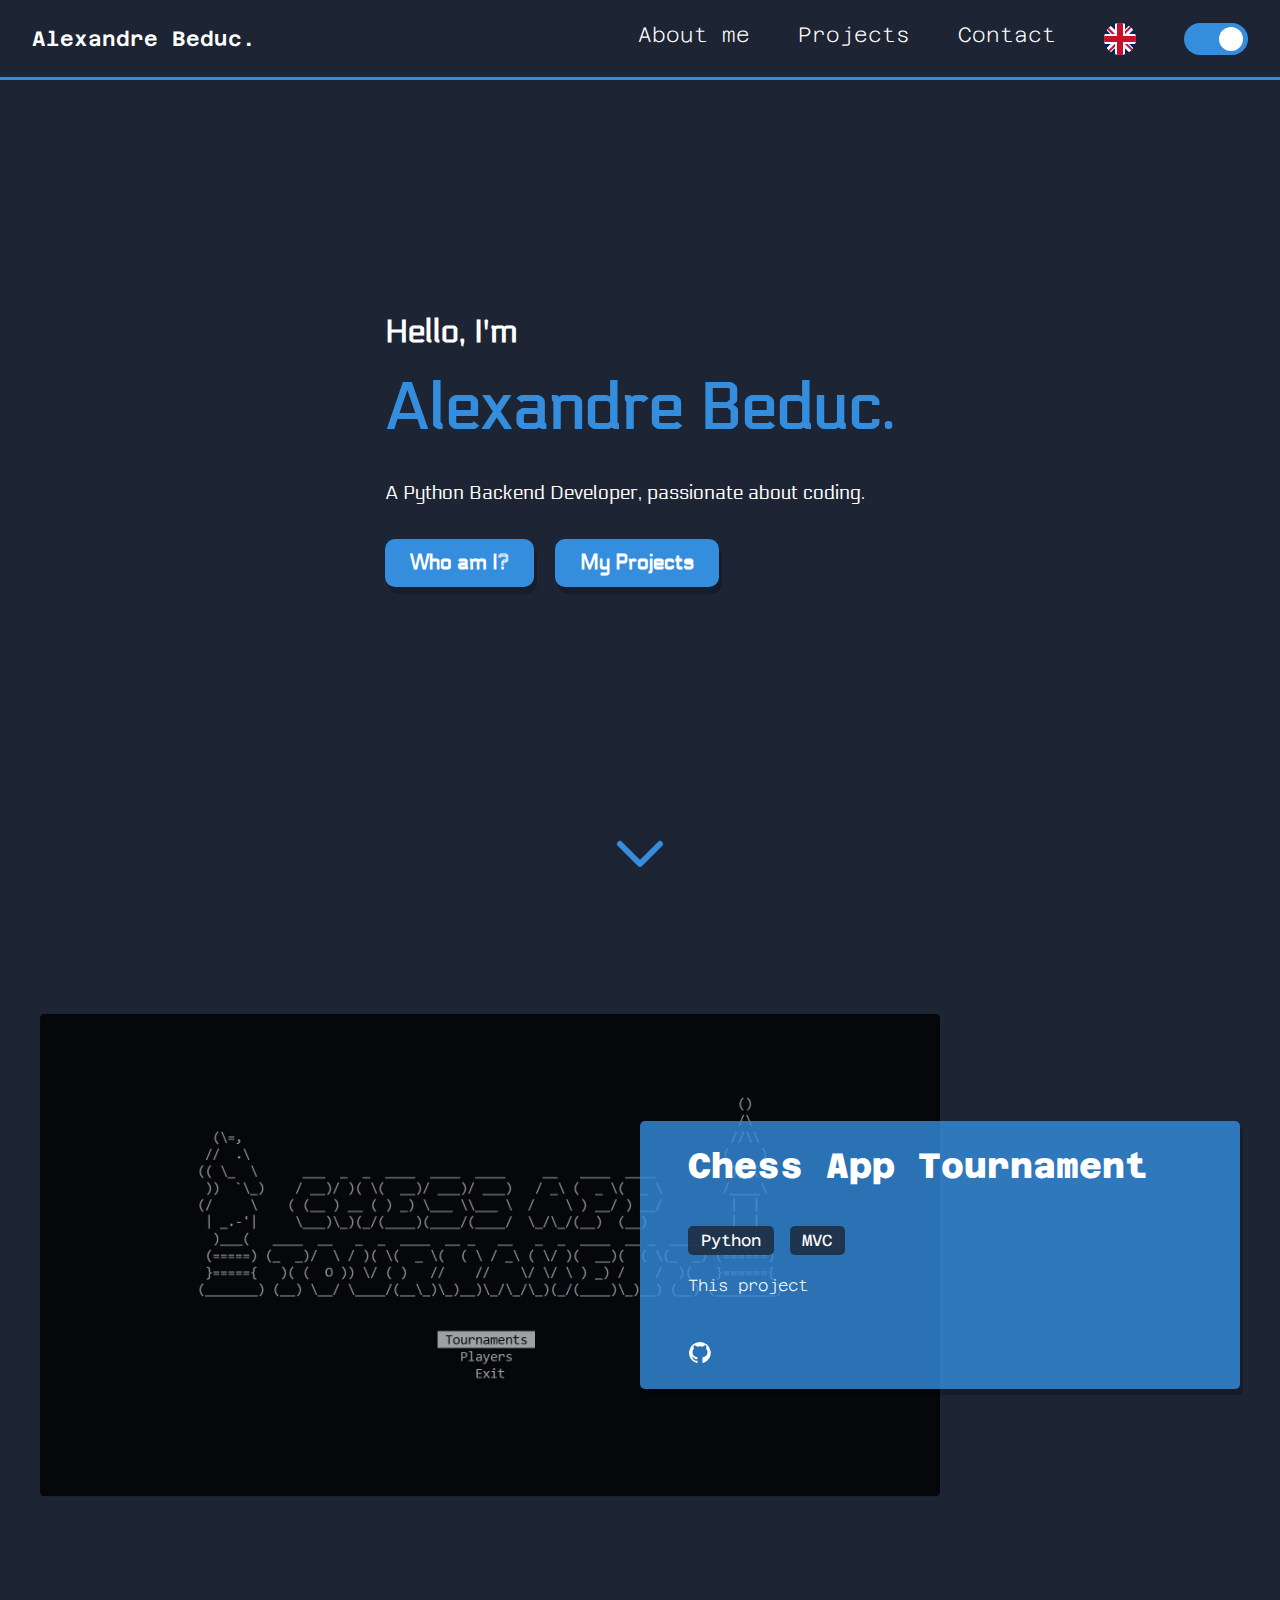
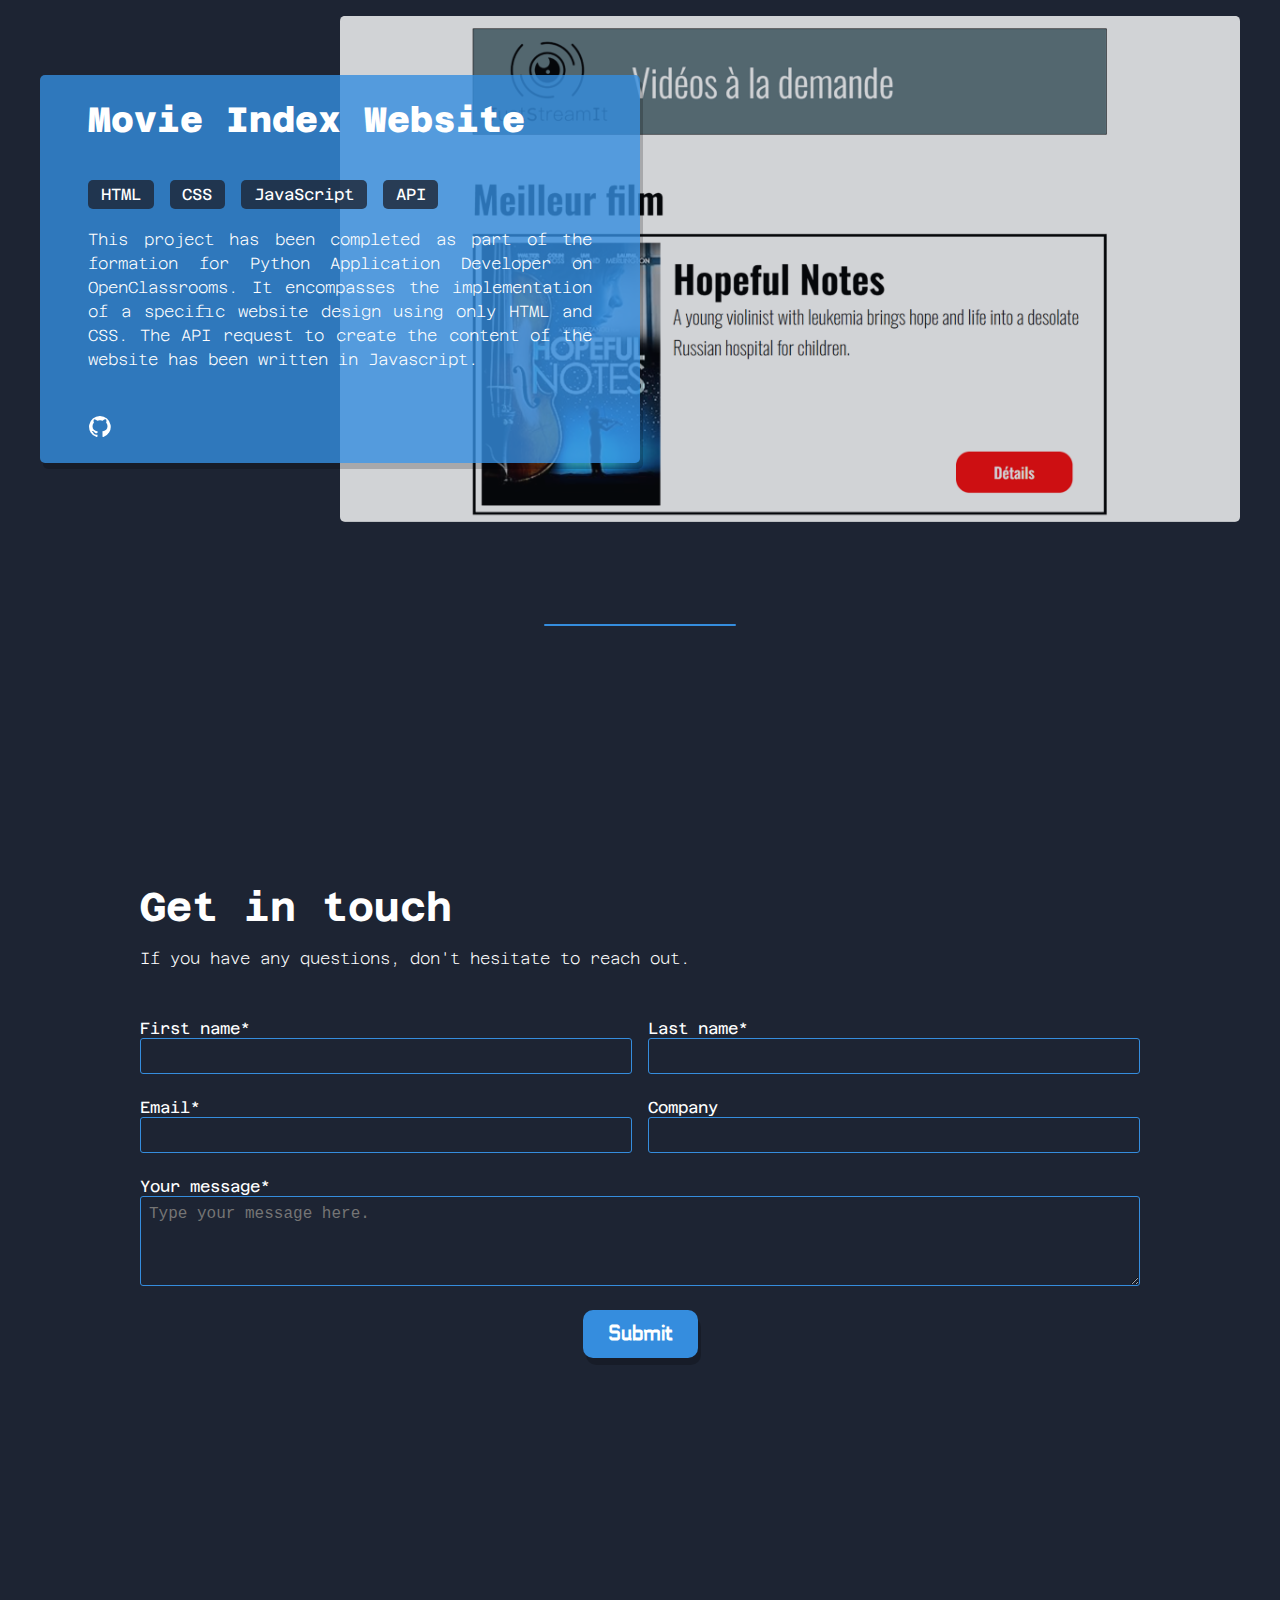
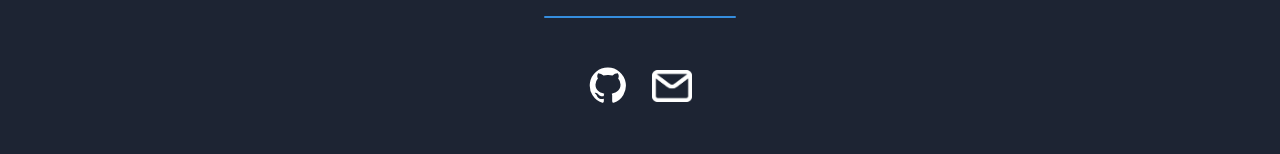
<file: index.html>
<!DOCTYPE html>
<html lang="en">
<head>
    <meta charset="UTF-8">
    <title>Site Portfolio</title>
    <link rel="stylesheet" href="static/style/style.css">
    <link rel="preconnect" href="https://fonts.googleapis.com">
    <link rel="preconnect" href="https://fonts.gstatic.com" crossorigin>
    <link href="https://fonts.googleapis.com/css2?family=Azeret+Mono:ital,wght@0,100..900;1,100..900&family=Electrolize&display=swap" rel="stylesheet">
    <script src="static/script/scriptNav.js" defer></script>
    <script src="static/script/scriptThemeSwitch.js" defer></script>
    <script src="static/script/scriptLanguageSwitch.js" defer></script>
</head>
<body>
<header>
    <nav>
        <div data-translate="name"></div>
        <div class="navNavigation">
            <ul>
                <li><a href="about.html" data-translate="nav.aboutMe"></a></li>
                <li><a href="#projects" data-translate="nav.project"></a></li>
                <li><a href="#contact" data-translate="nav.contact"></a></li>
            </ul>
            <div>
                <details class="language-picker">
                    <summary>
                        <img src="images/gb.svg" alt="English flag" class="flag-icon" />
                    </summary>
                    <ul class="flag-options">
                        <li data-lang="en">
                            <img src="images/gb.svg" alt="English flag" class="flag-icon" />
                        </li>
                        <li data-lang="es">
                            <img src="images/es.svg" alt="Spanish flag" class="flag-icon" />
                        </li>
                        <li data-lang="fr">
                            <img src="images/fr.svg" alt="French flag" class="flag-icon" />
                        </li>
                    </ul>
                </details>
            </div>
            <div>
                <label class="toggle-control">
                <input id="theme-toggle" type="checkbox" checked><span class="control"></span></label>
            </div>

        </div>
    </nav>
</header>
<div id="banner">
    <div class="bannerContent">
        <h4 data-translate="banner.h4"></h4>
        <h1 data-translate="banner.h1"></h1>
        <p data-translate="banner.p"></p>
        <div id="bannerButton">
            <button role="button" onclick="location.href='about.html'" class="basicButton" data-translate="banner.button.aboutMe"></button>
            <button role="button" onclick="location.href='#projects'" class="basicButton" data-translate="banner.button.project"></button>
        </div>
    </div>
    <img src="images/down-arrow-5-svgrepo-com.svg" class="bannerArrow" alt="icon down arrow">
</div>
<section id="projects" class="indexSection">
        <a class="projectCardContainerInner" href="chess-app.html" target="_blank">
            <div class="projectCardImage">
                <img alt="Placeholder" src="images/project_4-1.png">
                <div class="projectCardImageOverlay"></div>
            </div>
            <div class="projectCardText">
                <h2 data-translate="projectCard.chessApp.h2"></h2>
                <ul class="abilities">
                    <li><span>Python</span></li>
                    <li><span>MVC</span></li>
                </ul>
                <p data-translate="projectCard.chessApp.p"></p>
                <div class="projectCardTextIcon">
                    <img src="images/github-svgrepo-com.svg" class="projectCardTextIconLogo filterReversed" alt="Logo of github"/>
                </div>
            </div>
        </a>
        <a class="projectCardContainerInner" href="https://github.com/a-beduc/formation_project_6">
            <div class="projectCardText">
                <h2 data-translate="projectCard.movieIndexWebsite.h2"></h2>
                <ul>
                    <li><span>HTML</span></li>
                    <li><span>CSS</span></li>
                    <li><span>JavaScript</span></li>
                    <li><span>API</span></li>
                </ul>
                <p data-translate="projectCard.movieIndexWebsite.p"></p>
                <div class="projectCardTextIcon">
                    <img src="images/github-svgrepo-com.svg" class="projectCardTextIconLogo filterReversed" alt="Logo of github"/>
                </div>
            </div>
            <div class="projectCardImage">
                <img alt="Placeholder" src="images/project_6-1.png">
                <div class="projectCardImageOverlay"></div>
            </div>
        </a>
</section>
<div>
    <hr class="sectionSeparator">
</div>
<section id="contact" class="indexSection">
    <h1 data-translate="form.h1"></h1>
    <p data-translate="form.p"></p>
    <form>
        <div class="form-row">
            <div class="form-group">
                <label for="formFirstName" data-translate="form.labelFirstName"></label>
                <input type="text" id="formFirstName" name="formFirstName">
            </div>
            <div class="form-group">
                <label for="formLastName" data-translate="form.labelLastName"></label>
                <input type="text" id="formLastName" name="formLastName">
            </div>
        </div>
        <div class="form-row">
            <div class="form-group">
                <label for="formEMail" data-translate="form.labelEmail"></label>
                <input type="text" id="formEMail" name="formEMail">
            </div>
            <div class="form-group">
                <label for="formCompany" data-translate="form.labelCompany"></label>
                <input type="text" id="formCompany" name="formCompany">
            </div>
        </div>
        <div class="form-row">
            <div class="form-group full-width">
                <label for="formMessage" data-translate="form.labelMessage"></label>
                <textarea id="formMessage" name="formMessage" placeholder="Type your message here." rows="4"></textarea>
            </div>
        </div>
        <div class="form-row">
            <button class="basicButton" data-translate="form.button">Submit</button>
        </div>
    </form>
</section>
<div>
    <hr class="sectionSeparator">
</div>
<footer>
<img src="images/github-svgrepo-com.svg" class="footerLogo filter" alt="Logo of github"/>
<img src="images/email-svgrepo-com.svg" class="footerLogo filter" alt="Logo of an Email"/>
</footer>
</body>
</html>
</file>
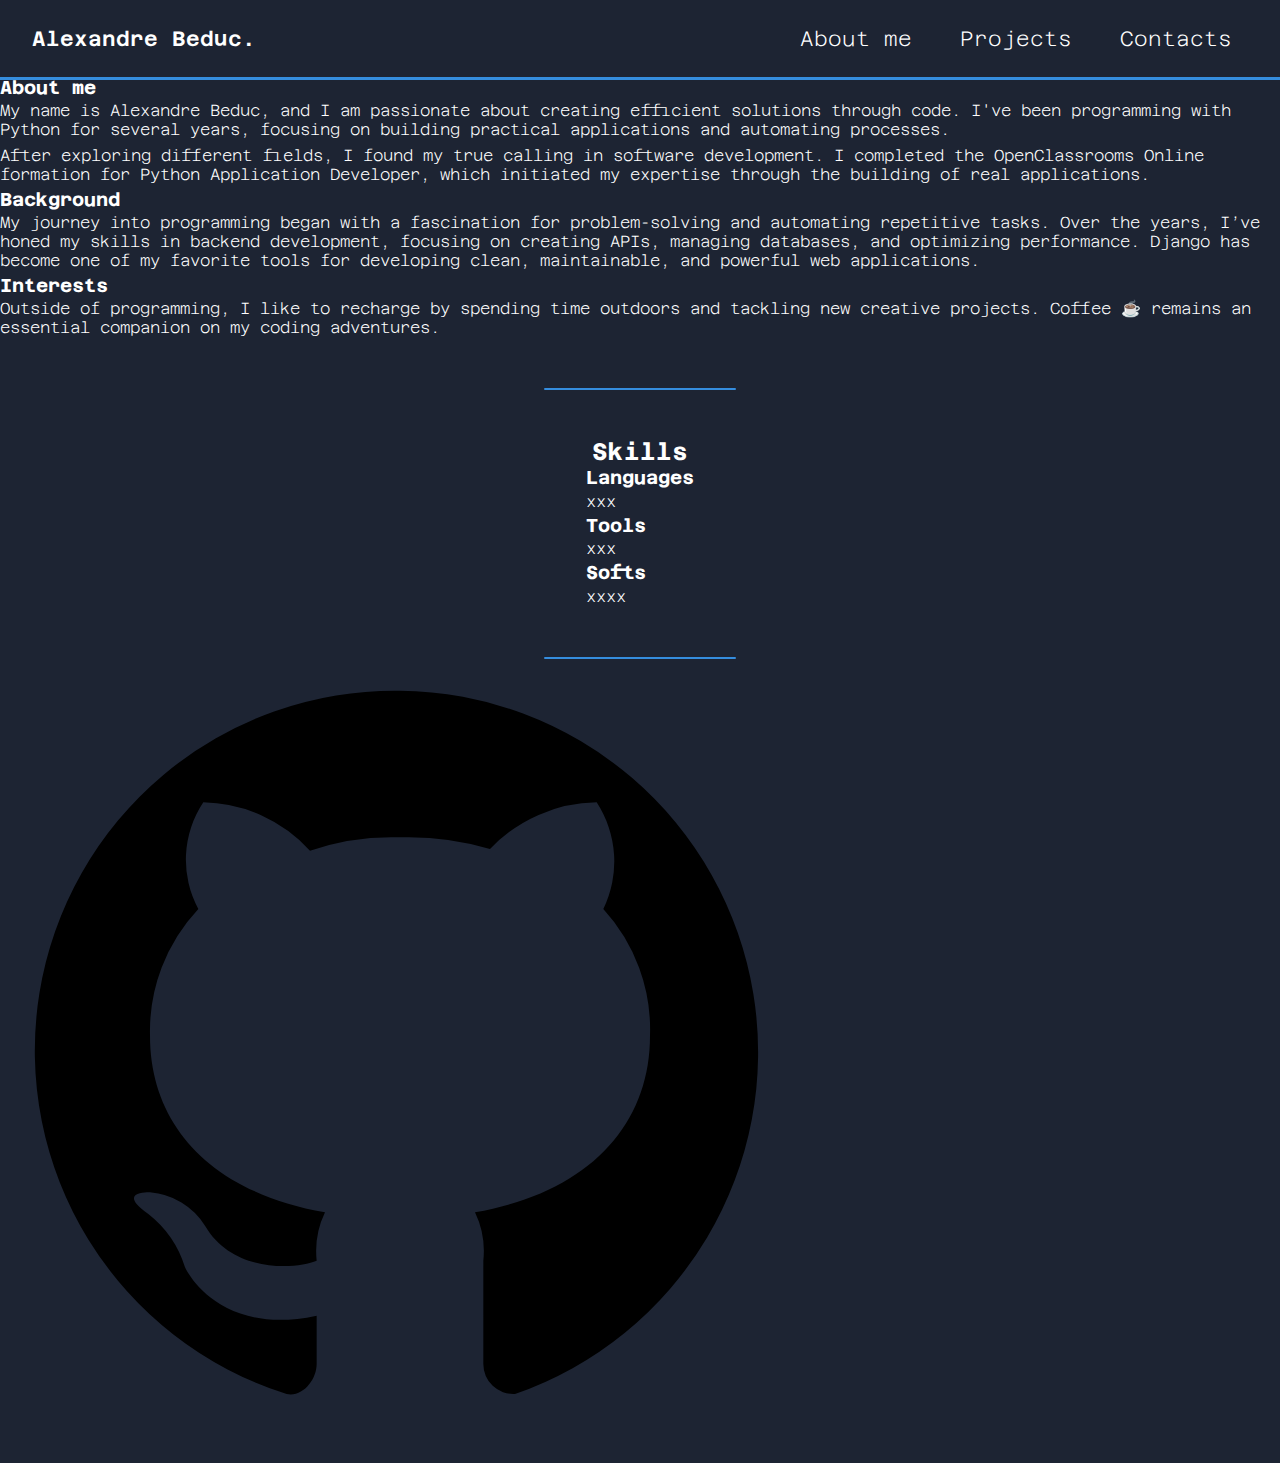
<file: about.html>
<!DOCTYPE html>
<html lang="en">
<head>
    <meta charset="UTF-8">
    <title>Site Portfolio</title>
    <link rel="stylesheet" href="static/style/style.css">
    <link rel="preconnect" href="https://fonts.googleapis.com">
    <link rel="preconnect" href="https://fonts.gstatic.com" crossorigin>
    <link href="https://fonts.googleapis.com/css2?family=Azeret+Mono:ital,wght@0,100..900;1,100..900&family=Electrolize&display=swap" rel="stylesheet">
</head>
<body>
<nav>
    <div><a href="index.html">Alexandre Beduc.</a></div>
    <ul>
        <li><a>About me</a></li>
        <li><a href="#projects">Projects</a></li>
        <li><a href="#contacts">Contacts</a></li>
    </ul>
</nav>
<section id="about">
        <h2>About me</h2>
    <div class="about">
        <div>
            <h3>About me</h3>
            <p>My name is Alexandre Beduc, and I am passionate about creating efficient solutions through code. I've been programming with Python for several years, focusing on building practical applications and automating processes.</p>
            <p>After exploring different fields, I found my true calling in software development. I completed the OpenClassrooms Online formation for Python Application Developer, which initiated my expertise through the building of real applications.</p>
        </div>
        <div>
            <h3>Background</h3>
            <p>My journey into programming began with a fascination for problem-solving and automating repetitive tasks. Over the years, I’ve honed my skills in backend development, focusing on creating APIs, managing databases, and optimizing performance. Django has become one of my favorite tools for developing clean, maintainable, and powerful web applications.</p>
        </div>
        <div>
            <h3>Interests</h3>
            <p>Outside of programming, I like to recharge by spending time outdoors and tackling new creative projects. Coffee ☕️ remains an essential companion on my coding adventures.</p>
        </div>
    </div>
</section>
<div>
    <hr class="sectionSeparator">
</div>
<section id="skill">
        <h2>Skills</h2>
    <div class="skill">
        <div>
            <h3>Languages</h3>
            <p>xxx</p>
        </div>
        <div>
            <h3>Tools</h3>
            <p>xxx</p>
        </div>
        <div>
            <h3>Softs</h3>
            <p>xxxx</p>
        </div>
    </div>
</section>
<div>
    <hr class="sectionSeparator">
</div>
<object data="/images/github-svgrepo-com.svg" type="image/svg+xml" class="githubLogo">
    <img src="/images/github-svgrepo-com.svg" alt="Logo github">
</object>
</body>
</html>
</file>
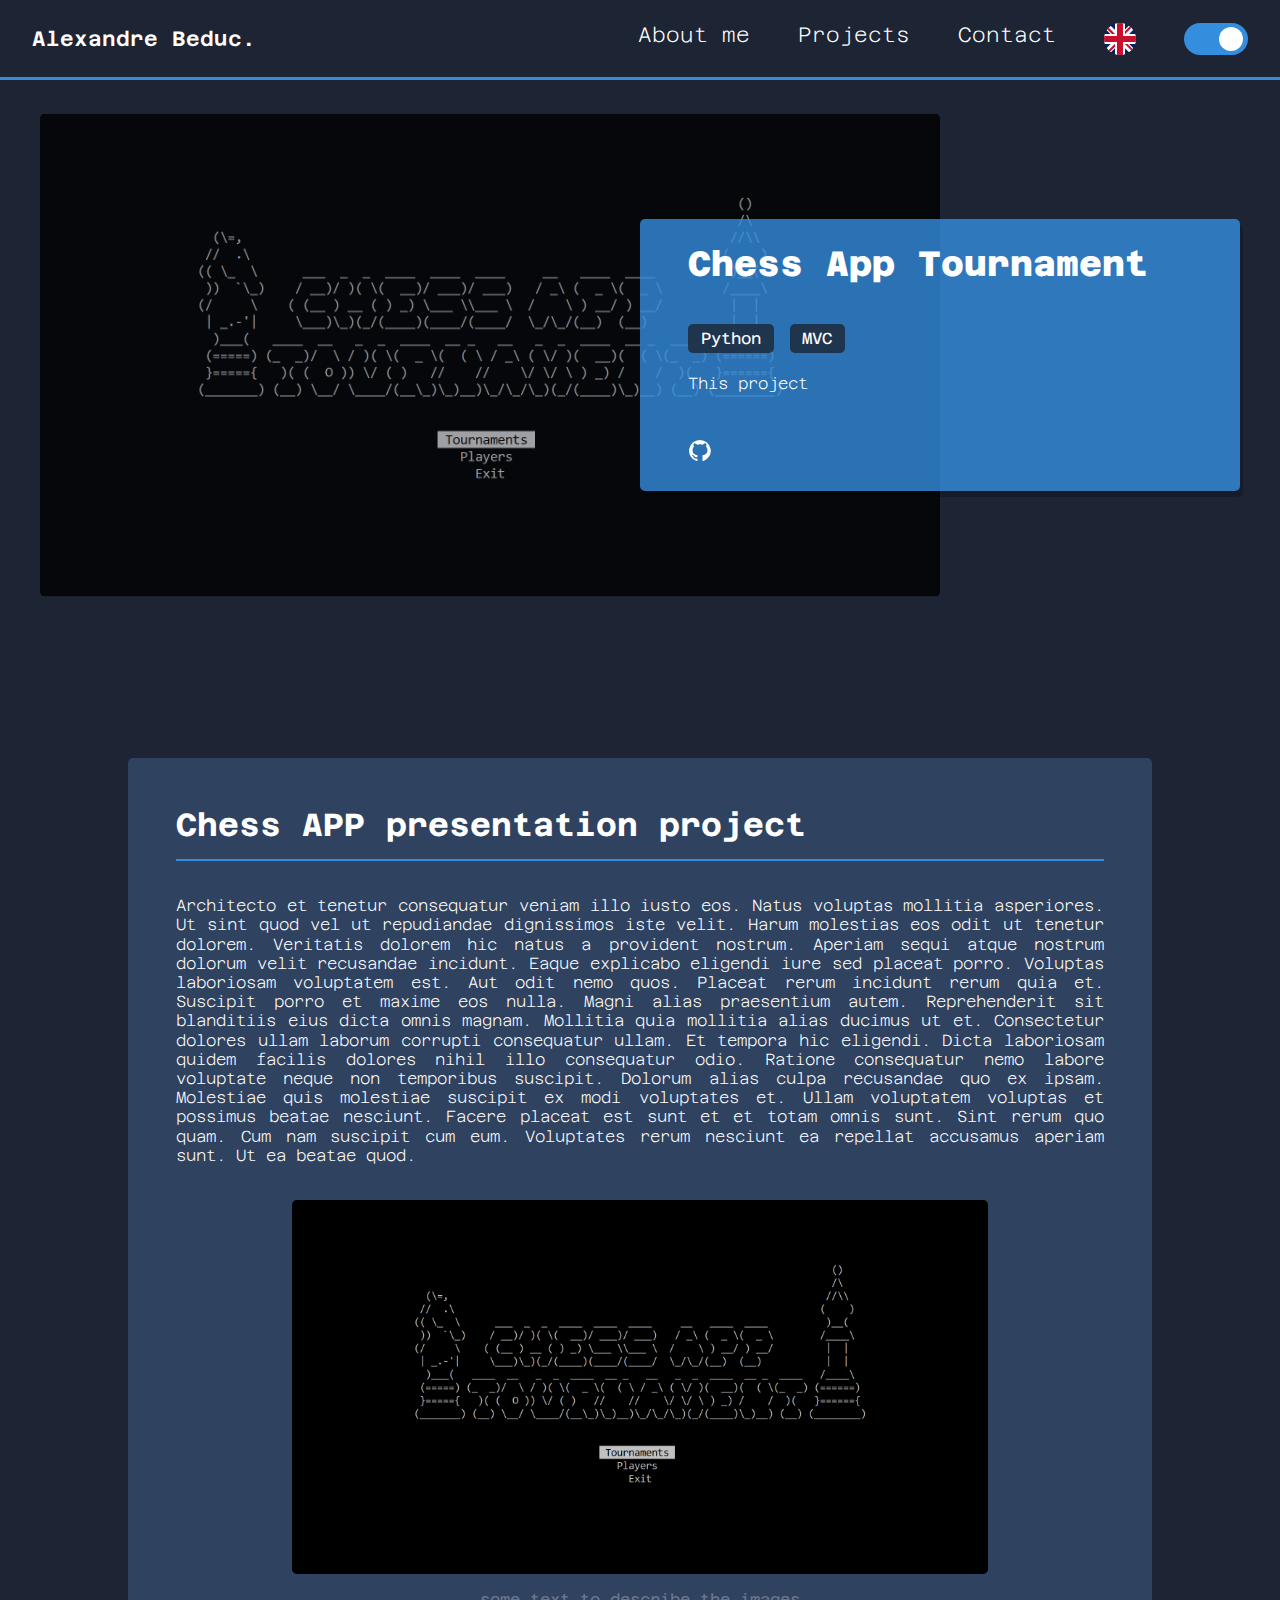
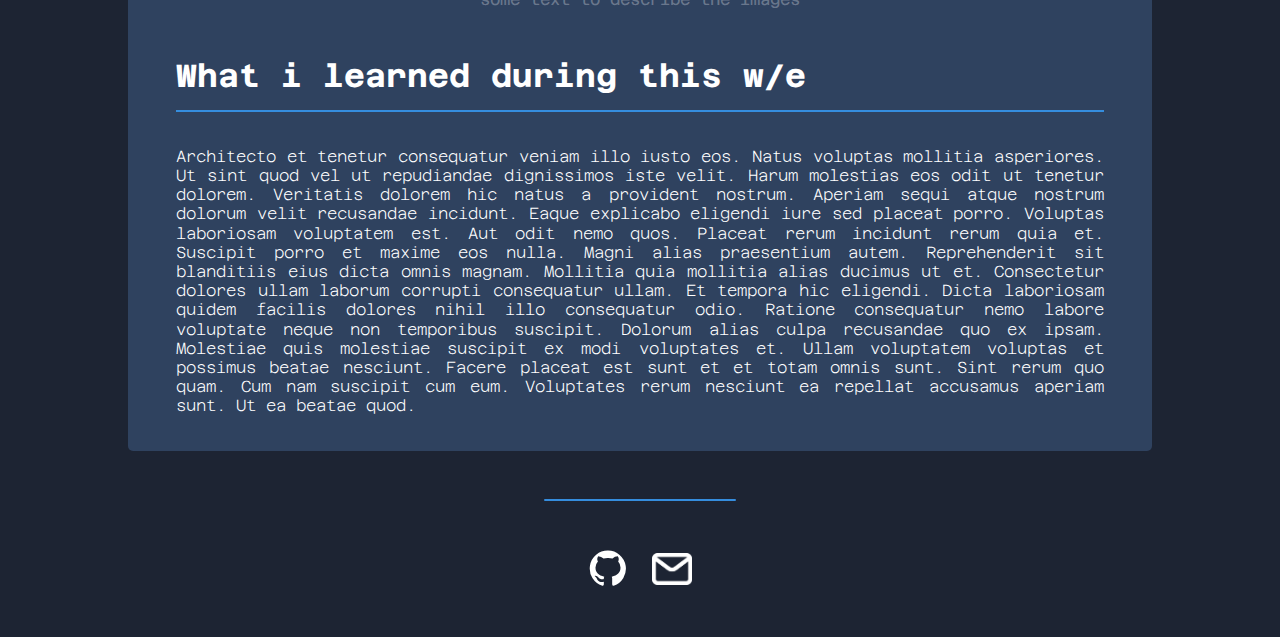
<file: chess-app.html>
<!DOCTYPE html>
<html lang="en">
<head>
    <meta charset="UTF-8">
    <title>Site Portfolio</title>
    <link rel="stylesheet" href="static/style/style.css">
    <link rel="preconnect" href="https://fonts.googleapis.com">
    <link rel="preconnect" href="https://fonts.gstatic.com" crossorigin>
    <link href="https://fonts.googleapis.com/css2?family=Azeret+Mono:ital,wght@0,100..900;1,100..900&family=Electrolize&display=swap" rel="stylesheet">
    <script src="static/script/scriptNav.js" defer></script>
    <script src="static/script/scriptThemeSwitch.js" defer></script>
    <script src="static/script/scriptLanguageSwitch.js" defer></script>
</head>
<body>
<header>
    <nav>
        <div data-translate="name"></div>
        <div class="navNavigation">
            <ul>
                <li><a href="about.html" data-translate="nav.aboutMe"></a></li>
                <li><a href="#projects" data-translate="nav.project"></a></li>
                <li><a href="#contact" data-translate="nav.contact"></a></li>
            </ul>
            <div>
                <details class="language-picker">
                    <summary>
                        <img src="images/gb.svg" alt="English flag" class="flag-icon" />
                    </summary>
                    <ul class="flag-options">
                        <li data-lang="en">
                            <img src="images/gb.svg" alt="English flag" class="flag-icon" />
                        </li>
                        <li data-lang="es">
                            <img src="images/es.svg" alt="Spanish flag" class="flag-icon" />
                        </li>
                        <li data-lang="fr">
                            <img src="images/fr.svg" alt="French flag" class="flag-icon" />
                        </li>
                    </ul>
                </details>
            </div>
            <div>
                <label class="toggle-control">
                <input id="theme-toggle" type="checkbox" checked><span class="control"></span></label>
            </div>

        </div>
    </nav>
</header>
<section>
    <div class="projectCardContainerInner">
        <div class="projectCardImage">
            <img alt="Placeholder" src="images/project_4-1.png">
            <div class="projectCardImageOverlay"></div>
        </div>
        <div class="projectCardText">
            <h2>Chess App Tournament</h2>
            <ul class="abilities">
                <li><span>Python</span></li>
                <li><span>MVC</span></li>
            </ul>
            <p>This project </p>
            <div class="projectCardTextIcon">
                <a href="https://github.com/a-beduc/formation_project_4">
                    <img src="images/github-svgrepo-com.svg" class="projectCardTextIconLogo filterReversed" alt="Logo of github"/>
                </a>
            </div>
        </div>
    </div>
</section>
<section>
    <div class="contentBlock">
        <h1>Chess APP presentation project</h1>
        <p>
        Architecto et tenetur consequatur veniam illo iusto eos. Natus voluptas mollitia asperiores. Ut sint quod vel ut repudiandae dignissimos iste velit. Harum molestias eos odit ut tenetur dolorem. Veritatis dolorem hic natus a provident nostrum. Aperiam sequi atque nostrum dolorum velit recusandae incidunt.
        Eaque explicabo eligendi iure sed placeat porro. Voluptas laboriosam voluptatem est. Aut odit nemo quos. Placeat rerum incidunt rerum quia et. Suscipit porro et maxime eos nulla.
        Magni alias praesentium autem. Reprehenderit sit blanditiis eius dicta omnis magnam. Mollitia quia mollitia alias ducimus ut et. Consectetur dolores ullam laborum corrupti consequatur ullam. Et tempora hic eligendi. Dicta laboriosam quidem facilis dolores nihil illo consequatur odio.
        Ratione consequatur nemo labore voluptate neque non temporibus suscipit. Dolorum alias culpa recusandae quo ex ipsam. Molestiae quis molestiae suscipit ex modi voluptates et. Ullam voluptatem voluptas et possimus beatae nesciunt. Facere placeat est sunt et et totam omnis sunt. Sint rerum quo quam.
        Cum nam suscipit cum eum. Voluptates rerum nesciunt ea repellat accusamus aperiam sunt. Ut ea beatae quod.
        </p>
        <div class="contentPhotoBlock">
            <img src="images/project_4-1.png" alt="temporary">
            <span class="contentPhotoBlockText">some text to describe the images</span>
        </div>
        <h1>What i learned during this w/e</h1>
        <p>
        Architecto et tenetur consequatur veniam illo iusto eos. Natus voluptas mollitia asperiores. Ut sint quod vel ut repudiandae dignissimos iste velit. Harum molestias eos odit ut tenetur dolorem. Veritatis dolorem hic natus a provident nostrum. Aperiam sequi atque nostrum dolorum velit recusandae incidunt.
        Eaque explicabo eligendi iure sed placeat porro. Voluptas laboriosam voluptatem est. Aut odit nemo quos. Placeat rerum incidunt rerum quia et. Suscipit porro et maxime eos nulla.
        Magni alias praesentium autem. Reprehenderit sit blanditiis eius dicta omnis magnam. Mollitia quia mollitia alias ducimus ut et. Consectetur dolores ullam laborum corrupti consequatur ullam. Et tempora hic eligendi. Dicta laboriosam quidem facilis dolores nihil illo consequatur odio.
        Ratione consequatur nemo labore voluptate neque non temporibus suscipit. Dolorum alias culpa recusandae quo ex ipsam. Molestiae quis molestiae suscipit ex modi voluptates et. Ullam voluptatem voluptas et possimus beatae nesciunt. Facere placeat est sunt et et totam omnis sunt. Sint rerum quo quam.
        Cum nam suscipit cum eum. Voluptates rerum nesciunt ea repellat accusamus aperiam sunt. Ut ea beatae quod.
        </p>
    </div>
</section>
<div>
    <hr class="sectionSeparator">
</div>
<footer>
<img src="images/github-svgrepo-com.svg" class="footerLogo filter" alt="Logo of github"/>
<img src="images/email-svgrepo-com.svg" class="footerLogo filter" alt="Logo of an Email"/>
</footer>
</body>
</html>
</file>
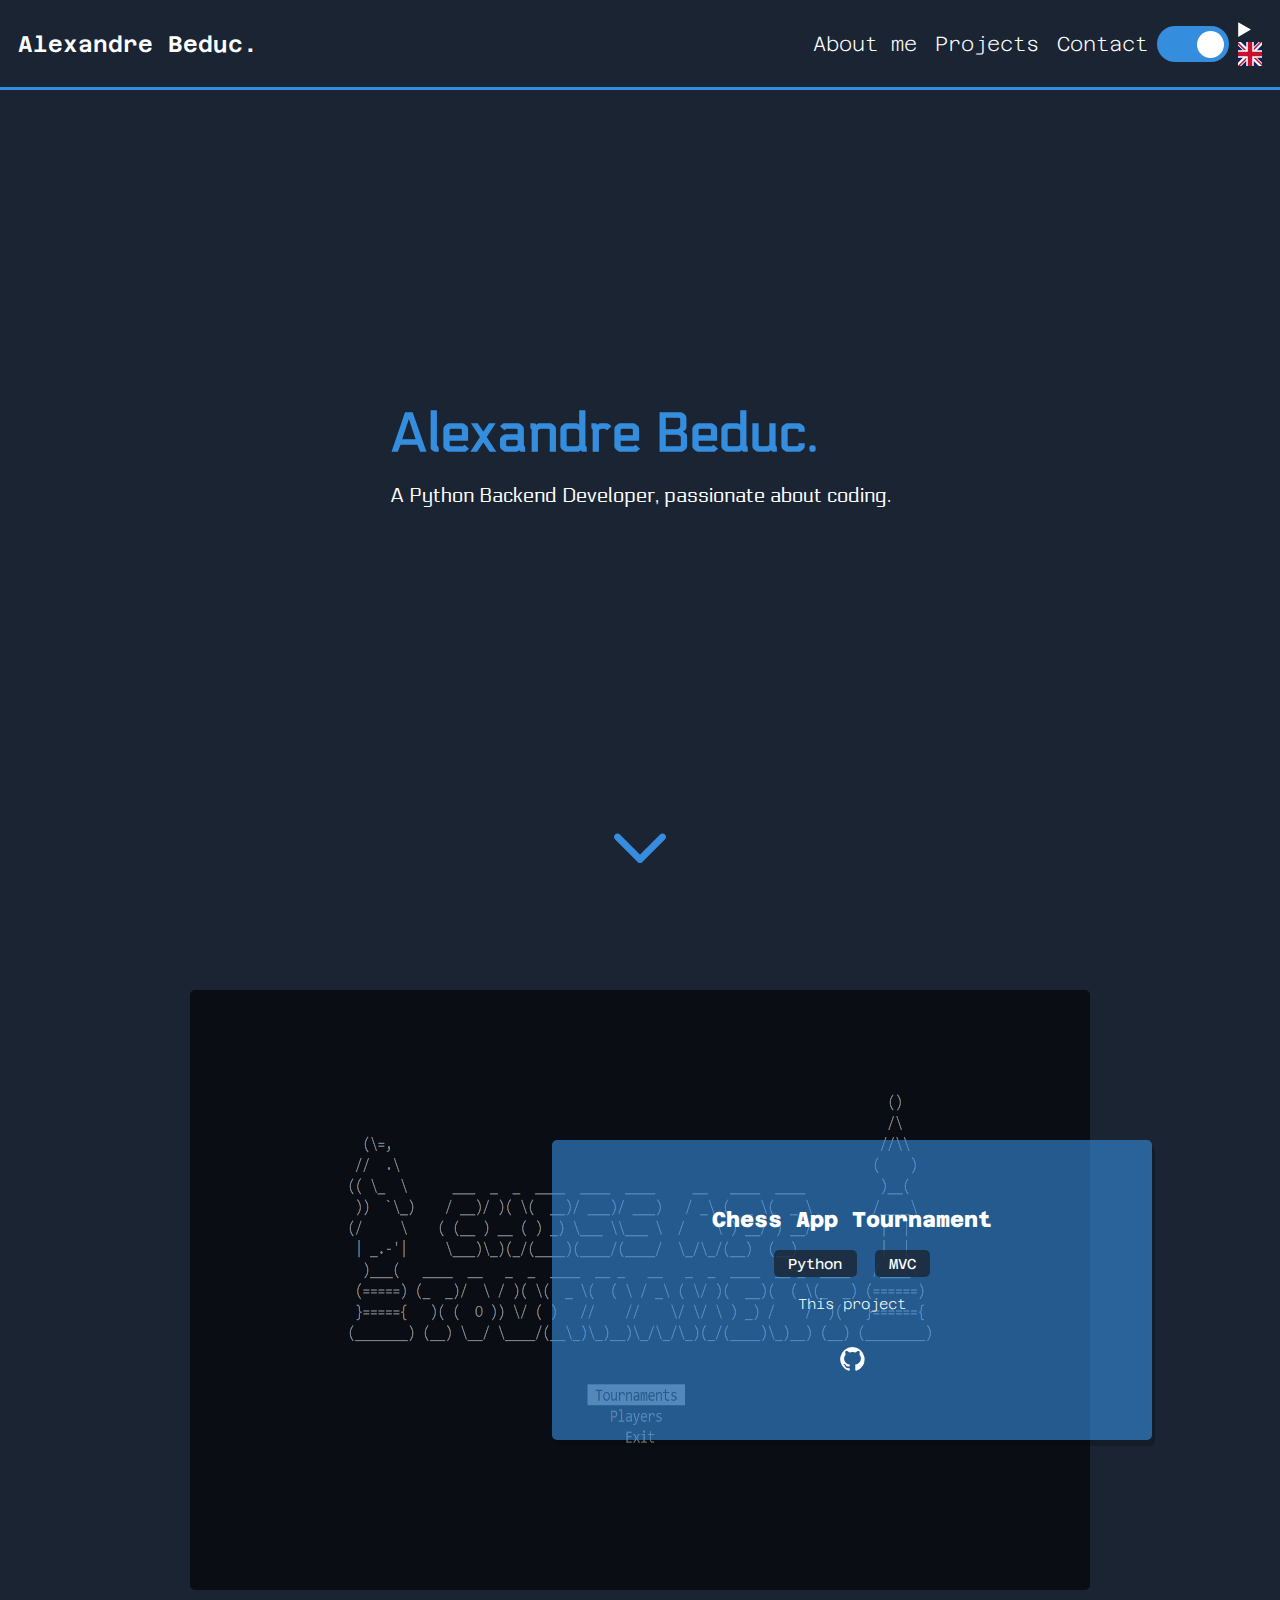
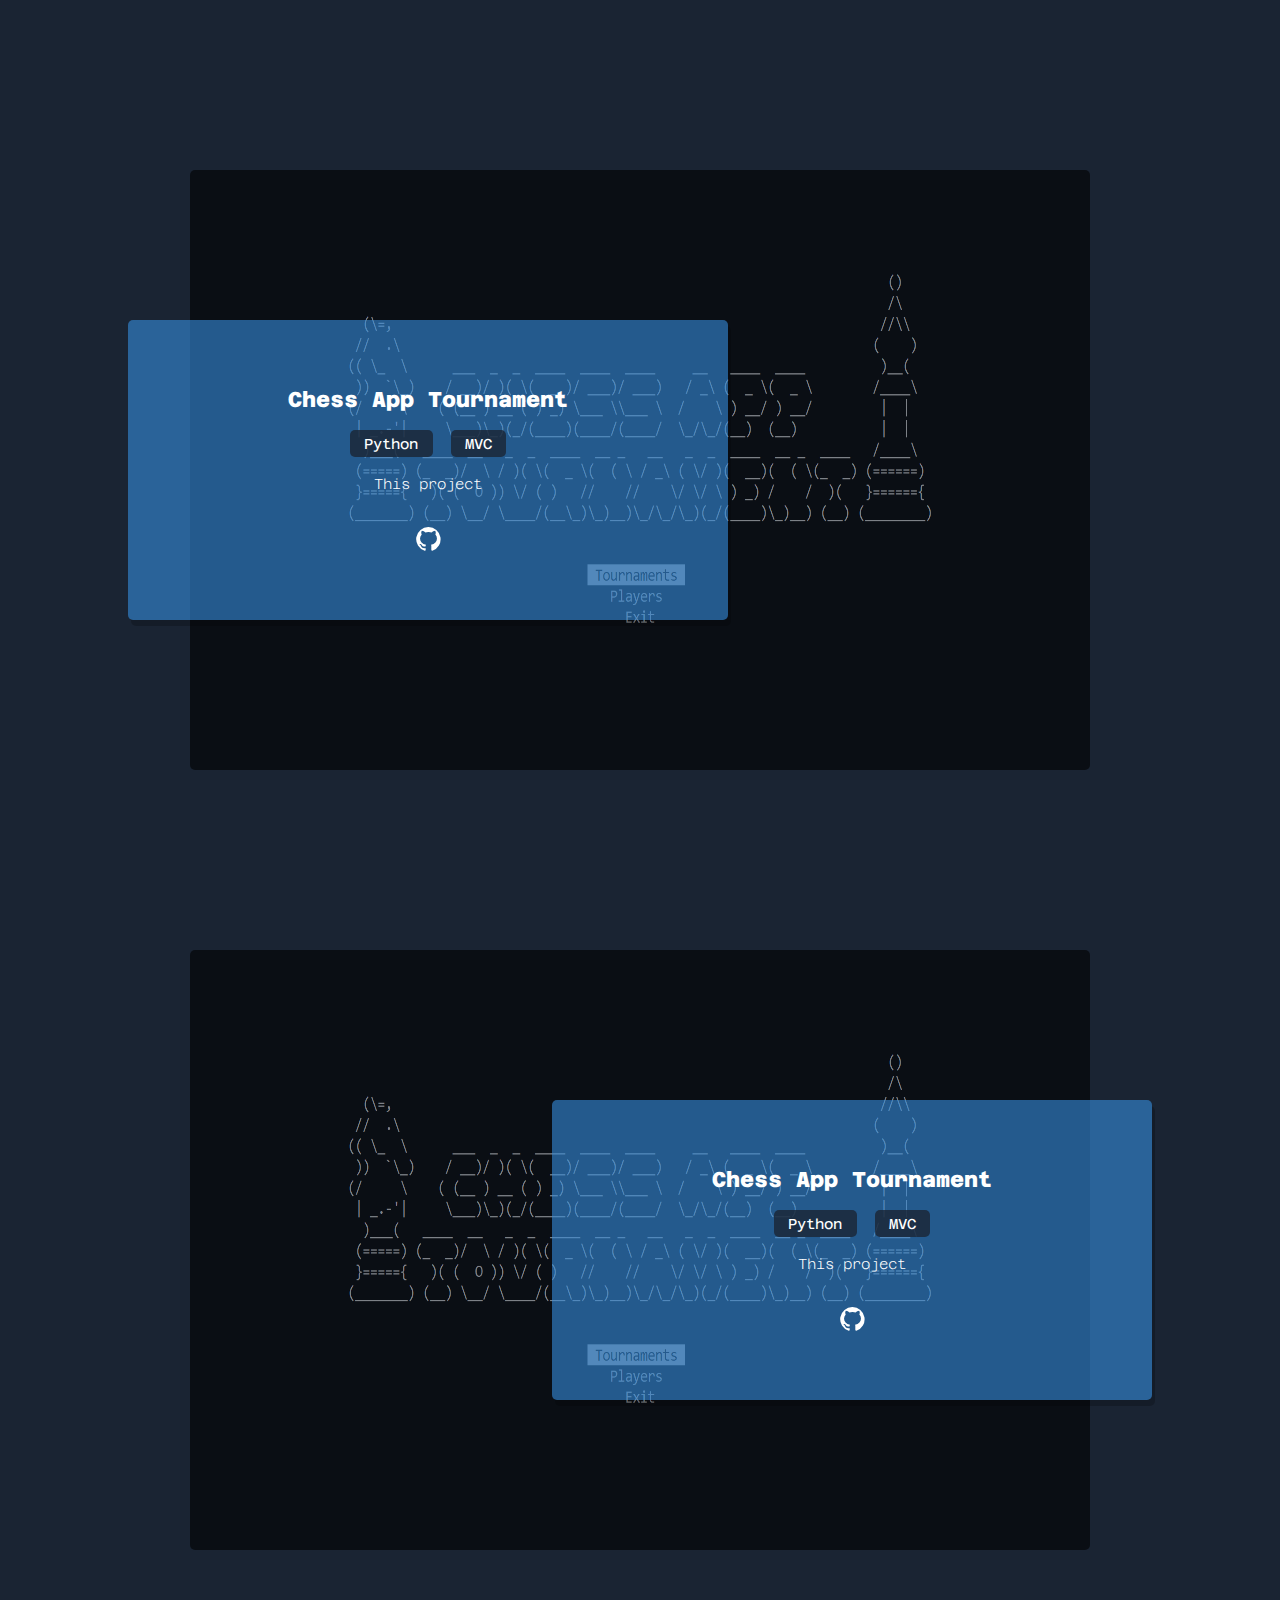
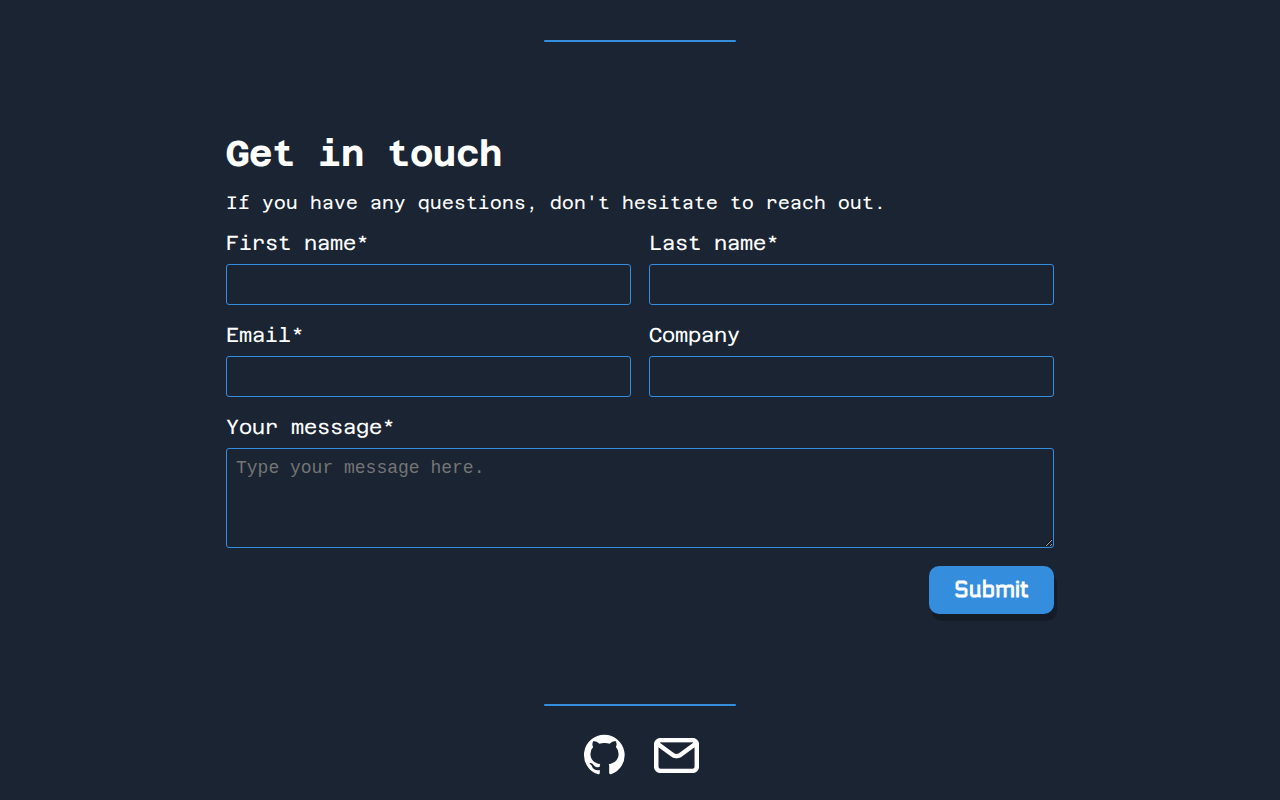
<file: index_v2.html>
<!DOCTYPE html>
<html lang="en">
<head>
    <meta charset="UTF-8">
    <meta name="viewport" content="width=device-width, initial-scale=1">
    <title>Site Portfolio</title>
    <link rel="stylesheet" href="static/style/style_v2.css">
    <link rel="preconnect" href="https://fonts.googleapis.com">
    <link rel="preconnect" href="https://fonts.gstatic.com" crossorigin>
    <link href="https://fonts.googleapis.com/css2?family=Azeret+Mono:ital,wght@0,100..900;1,100..900&family=Electrolize&display=swap" rel="stylesheet">
    <script src="static/script/scriptNav.js" defer></script>
    <script src="static/script/scriptMenuButton.js" defer></script>
<!--    <script src="static/script/scriptThemeSwitch.js" defer></script>-->
<!--    <script src="static/script/scriptLanguageSwitch.js" defer></script>-->
    <script src="static/script/tempo_load_lang.js" defer></script>
</head>
<body>
<header>
    <nav class="nav-bar">
        <div data-translate="name" class="nav-bar__name"></div>
        <button id="menu-button" class="nav-bar__button">
            <img src="images/menu-svgrepo-com.svg" class="nav-bar__button__logo filter" alt="Menu Logo"/>
        </button>
        <div id="menu" class="nav-bar__menu">
            <ul class="nav-bar__list">
                <li class="nav-bar__item">
                    <a href="about.html" data-translate="nav.aboutMe" class="nav-bar__link"></a>
                </li>
                <li class="nav-bar__item">
                    <a href="#projects" data-translate="nav.project" class="nav-bar__link"></a>
                </li>
                <li class="nav-bar__item">
                    <a href="#contact" data-translate="nav.contact" class="nav-bar__link"></a>
                </li>
            </ul>
            <div class="theme">
                <label class="theme__toggle">
                    <input id="theme-toggle" type="checkbox" class="theme__toggle__input" checked>
                    <span class="theme__toggle__control"></span>
                </label>
            </div>
            <details class="language-picker">
                <summary class="language-picker__summary">
                    <img src="images/gb.svg" alt="English flag" class="flag-icon" />
                </summary>
                <ul class="language-picker__flag-options">
                    <li data-lang="en" class="language-picker__item">
                        <img src="images/gb.svg" alt="English flag" class="flag-icon" />
                    </li>
                    <li data-lang="fr" class="language-picker__item">
                        <img src="images/fr.svg" alt="French flag" class="flag-icon" />
                    </li>
                </ul>
            </details>
        </div>
    </nav>
</header>

<div class="banner">
    <div class="banner__content">
        <h2 data-translate="banner.h2" class="banner__h2"></h2>
        <h1 data-translate="banner.h1" class="banner__h1"></h1>
        <p data-translate="banner.p" class="banner__p"></p>
    </div>
    <img src="images/down-arrow-5-svgrepo-com.svg" class="banner__arrow" alt="icon down arrow">
</div>
<section id="projects" class="section">
    <div class="project">
        <div class="image-container">
            <img class="image-container__image" alt="Placeholder" src="images/project_4-1.png">
            <div class="image-container__overlay"></div>
        </div>
        <div class="text-container">
            <h2 class="text-container__title" data-translate="projectCard.chessApp.h2"></h2>
            <ul class="text-container__abilities">
                <li class="text-container__abilities__item"><span>Python</span></li>
                <li class="text-container__abilities__item"><span>MVC</span></li>
            </ul>
            <p class="text-container__content" data-translate="projectCard.chessApp.p"></p>
            <div class="text-container__icon">
                <img src="images/github-svgrepo-com.svg" class="text-container__icon__logo filter_reversed" alt="Logo of github"/>
            </div>
        </div>
    </div>
    <div class="project">
        <div class="image-container">
            <img class="image-container__image" alt="Placeholder" src="images/project_4-1.png">
            <div class="image-container__overlay"></div>
        </div>
        <div class="text-container">
            <h2 class="text-container__title" data-translate="projectCard.chessApp.h2"></h2>
            <ul class="text-container__abilities">
                <li class="text-container__abilities__item"><span>Python</span></li>
                <li class="text-container__abilities__item"><span>MVC</span></li>
            </ul>
            <p class="text-container__content" data-translate="projectCard.chessApp.p"></p>
            <div class="text-container__icon">
                <img src="images/github-svgrepo-com.svg" class="text-container__icon__logo filter_reversed" alt="Logo of github"/>
            </div>
        </div>
    </div>
    <div class="project">
        <div class="image-container">
            <img class="image-container__image" alt="Placeholder" src="images/project_4-1.png">
            <div class="image-container__overlay"></div>
        </div>
        <div class="text-container">
            <h2 class="text-container__title" data-translate="projectCard.chessApp.h2"></h2>
            <ul class="text-container__abilities">
                <li class="text-container__abilities__item"><span>Python</span></li>
                <li class="text-container__abilities__item"><span>MVC</span></li>
            </ul>
            <p class="text-container__content" data-translate="projectCard.chessApp.p"></p>
            <div class="text-container__icon">
                <img src="images/github-svgrepo-com.svg" class="text-container__icon__logo filter_reversed" alt="Logo of github"/>
            </div>
        </div>
    </div>
</section>
<div>
    <hr class="line-separator">
</div>
<section id="contact" class="section">
    <div class="contact">
        <h1 data-translate="form.h1" class="contact__title"></h1>
        <p data-translate="form.p" class="contact__content"></p>
        <form class="contact__form">
            <div class="contact__form__row">
                <div class="contact__form__group">
                    <label for="formFirstName" data-translate="form.labelFirstName"></label>
                    <input type="text" id="formFirstName" name="formFirstName">
                </div>
                <div class="contact__form__group">
                    <label for="formLastName" data-translate="form.labelLastName"></label>
                    <input type="text" id="formLastName" name="formLastName">
                </div>
            </div>
            <div class="contact__form__row">
                <div class="contact__form__group">
                    <label for="formEMail" data-translate="form.labelEmail"></label>
                    <input type="text" id="formEMail" name="formEMail">
                </div>
                <div class="contact__form__group">
                    <label for="formCompany" data-translate="form.labelCompany"></label>
                    <input type="text" id="formCompany" name="formCompany">
                </div>
            </div>
            <div class="contact__form__row">
                <div class="contact__form__group full-width">
                    <label for="formMessage" data-translate="form.labelMessage"></label>
                    <textarea id="formMessage" name="formMessage" placeholder="Type your message here." rows="4"></textarea>
                </div>
            </div>
            <div class="contact__form__row">
                <button class="contact__form__button" data-translate="form.button">Submit</button>
            </div>
        </form>
    </div>
</section>
<div>
    <hr class="line-separator">
</div>
<footer class="footer">
    <img src="images/github-svgrepo-com.svg" class="footer__logo filter" alt="Logo of github"/>
    <img src="images/email-svgrepo-com.svg" class="footer__logo filter" alt="Logo of an Email"/>
</footer>
</body>
</html>
</file>
<file: static/style/style.css>
*,
*::before,
*::after {
    margin: 0;
    padding: 0;
    box-sizing: border-box;
    color: rgb(255, 255, 255);
}

:root {
    --primary-color: 29, 36, 51;
    --secondary-color: 53, 141, 222;
    --tertiary-color: 55, 85, 125;
    --filter-primary-color: invert(10%) sepia(60%) saturate(407%) hue-rotate(181deg) brightness(92%) contrast(91%);
    --filter-secondary-color: invert(53%) sepia(96%) saturate(2247%) hue-rotate(187deg) brightness(90%) contrast(92%);
}

body {
    background-color: rgb(var(--primary-color));
    font-family: "Azeret Mono", serif;
    font-optical-sizing: auto;
    font-style: normal;
}

a {
    color: inherit;
    text-decoration: none;
}

p {
    font-size: 1.2rem;
    padding: 0.2rem 0;
}

ul {
    list-style-type: none;
}

hr {
    display: block;
    border: 0;
    border-top: 2px solid rgb(var(--secondary-color));
    border-radius: 5px;
    width: 100%;
}

.sectionSeparator {
    width: 15%;
    margin: 0 auto;
    padding: 0;
}

nav {
    height: 5rem;
    background-color: rgb(var(--primary-color));
    position: fixed;
    top: 0;
    width: 100%;
    transition: top 0.3s;
    z-index: 10;
    display: flex;
    align-items: center;
    justify-content: space-between;
    background-size: cover;
    font-weight: 600;
    font-size: 1.3rem;
    padding: 1rem 3rem 1rem 2rem;
    border-bottom: 3px solid rgb(var(--secondary-color));
}

.navNavigation {
    display: flex;
    align-items: start;
    gap: 3rem;
    margin-right: 3rem;
}

.hidden {
    top: -100px;
}

nav ul {
    display: flex;
    align-items: center;
    justify-content: center;
    margin: 0;
    padding: 0;
    gap: 3rem;
    font-weight: 200;
    transition-property: text-decoration;
    transition-duration: 0.3s;
}

nav ul li:not(:has(label)):hover {
    text-decoration: underline;
    transform: translateY(-2px);
}

#banner {
    position: relative;
    width: 100%;
    height: 100vh;
    background-size: 25px 25px;
    display: flex;
    flex-direction: column;
    align-items: center;
    justify-content: center;
    font-family: "Electrolize", serif;
    font-weight: 400;
    font-style: normal;
    font-size: 2rem;
    text-align: left;
    gap: 0.5rem;
    padding: 8rem;
}

.bannerContent {
    position: relative;
}

#banner h1 {
    font-weight: 1000;
    margin: 1.2rem 0 2rem 0;
    color: rgb(var(--secondary-color));
}

#bannerButton {
    margin-top: 2rem;
    display: flex;
    align-items: start;
    justify-content: start;
    gap: 1.3rem;
}

.basicButton {
    align-items: center;
    background: rgba(var(--secondary-color), 1);
    border: none;
    border-radius: 10px;
    cursor: pointer;
    display: flex;
    font-family: "Electrolize", serif;
    font-weight: 800;
    font-style: normal;
    font-size: 1.3rem;
    height: 48px;
    justify-content: start;
    line-height: 24px;
    max-width: 100%;
    padding: 0 25px;
    position: relative;
    text-align: center;
    text-decoration: none;
    user-select: none;
    -webkit-user-select: none;
    touch-action: manipulation;
    box-shadow: 3px 7px rgba(0, 0, 0, 0.2);
    transition-duration: 0.4s;
    transition-property: box-shadow, transform, background;
}

.basicButton:hover {
    background: rgba(var(--secondary-color), 0.8);
    box-shadow: 5px 10px rgba(0, 0, 0, 0);
    transform: translateY(-2px) scale(1.05);
}

@keyframes upDownPattern {
    from {
        transform: translateY(0);
    }
    to {
        transform: translateY(-20%);
    }
}

.bannerArrow {
    position: absolute;
    filter: var(--filter-secondary-color);
    width: 6rem;
    height: auto;
    bottom: 0;
    animation: upDownPattern 1s alternate infinite;
}

.indexSection {
    min-height: 110vh;
}

section {
    padding: 3rem 0;
    background-size: cover;
    width: 100%;
    display: flex;
    flex-direction: column;
    align-items: center;
    justify-content: center;
}

section p {
    font-size: 1rem;
    font-weight: 200;
    line-height: 1.2rem;
}

.projectCardContainerInner {
    position: relative;
    max-width: 1200px;
    min-height: 550px;
    width: 100%;
    height: 100%;
    margin: 2rem auto;
    overflow: visible;
}

.projectCardContainerInner:nth-child(even) {
    right: 0;
    left: auto;
}

.projectCardContainerInner:nth-child(odd) {
    right: auto;
    left: 0;
}

.projectCardImage {
    position: absolute;
    width: 75%;
    overflow: hidden;
    top: 50%;
    transform: translateY(-50%);
}

.projectCardImage:nth-child(odd) {
    left:0;
}

.projectCardImage:nth-child(even) {
    right:0;
}

.projectCardImage img {
    width: 100%;
    height: 100%;
    object-fit: cover;
    border-radius: 5px;
    display: block;
    opacity: 0.8;
    transition-duration: 0.3s;
    transition-property: opacity;
}

.projectCardImage img:hover {
    opacity: 1;
}

.projectCardText {
    position: absolute;
    top: 50%;
    transform: translateY(-50%);
    background-color: rgba(var(--secondary-color), 0.8);
    width: 50%;
    padding: 1.5rem 3rem;
    box-shadow: 3px 6px rgba(0, 0, 0, 0.2);
    border-radius: 5px;
    z-index: 1;
    display: flex;
    flex-direction: column;
    gap: 1rem;
}

.projectCardText ul {
    display: flex;
    gap: 1rem;
    margin-top: 1.5rem;
}

.projectCardText ul li {
    padding: 0.3rem 0.8rem;
    border-radius: 5px;
    background-color: rgba(var(--primary-color), 0.8);
}

.projectCardText ul li span {
    opacity: 1;
}

.projectCardText h2 {
    font-size: 2.2rem;
    font-weight: 800;
}

.projectCardText p {
    font-size: 1rem;
    font-weight: 200;
    line-height: 1.5rem;
    text-align: justify;
    margin-bottom: 1.5rem;
}

.projectCardText:nth-child(even) {
    right: 0;
}

.projectCardTextIcon {
    display: flex;
    align-items: center;
    justify-content: start;
    gap: 1rem;
}

.projectCardTextIconLogo {
    width: 1.5rem;
    height: auto;
}

.filterReversed {
    transform: scale(1);
    transition: transform 0.3s ease, fill 0.3s ease;
    filter: invert(99%) sepia(1%) saturate(3140%) hue-rotate(32deg) brightness(121%) contrast(100%);
}

.filterReversed:hover {
    cursor: pointer;
    filter: var(--filter-primary-color);
    transform: scale(1.1);
    transition: transform 0.3s ease, fill 0.3s ease;
}

footer {
    padding: 3rem;
    display: flex;
    justify-content: center;
    align-items: center;
    gap: 1.5rem;
}

.footerLogo {
    width: 2.5rem;
    height: auto;
}

.filter {
    transform: scale(1);
    transition: transform 0.3s ease, fill 0.3s ease;
    filter: invert(99%) sepia(1%) saturate(3140%) hue-rotate(32deg) brightness(121%) contrast(100%);
}

.filter:hover {
    cursor: pointer;
    filter: var(--filter-secondary-color);
    transform: scale(1.1);
    transition: transform 0.3s ease, fill 0.3s ease;
}

#contact {
    margin: auto;
    max-width: 1000px;
    gap: 1rem;
}

#contact h1 {
    font-size: 2.5rem
}

#contact h1, #contact p {
    width: 100%;
    text-align: left;
}

form {
    margin-top: 2rem;
    width: 100%;
    display: flex;
    flex-direction: column;
    gap: 1.5rem;
}

.form-row {
    display: flex;
    gap: 1rem;
    justify-content: center;
}

.form-group {
    flex: 1;
    display: flex;
    flex-direction: column;
}

input, textarea {
    background-color: rgb(var(--primary-color));
    border: solid 1px rgb(var(--secondary-color));
    border-radius: 3px;
    outline: none;
    padding: 0.5rem;
    resize: vertical;
    font-size: 1rem;
}

input:focus, textarea:focus {
    border: solid 1px #fff;
}

.form label {
    margin-bottom: 0.5rem;
    font-size: 1rem;
    font-weight: 200;
}

form button {
    display: flex;
    width: min-content;
    align-items: center;
    justify-content: center;
    text-align: center;
}

.toggle-control {
    display: block;
    position: relative;
    cursor: pointer;
    -webkit-user-select: none;
        -moz-user-select: none;
            -ms-user-select: none;
                user-select: none;
}

.toggle-control input {
    position: absolute;
    opacity: 0;
    cursor: pointer;
    height: 0;
    width: 0;
}

.toggle-control input:checked ~ .control:after {
    left: 2.2rem;
}

.toggle-control .control {
    background-color: rgb(var(--secondary-color));
    position: absolute;
    top: 0;
    left: 0;
    height: 2rem;
    width: 4rem;
    border-radius: 25px;
    transition: background-color 0.15s ease-in;
}

.toggle-control .control:after {
    content: "";
    position: absolute;
    top: 0.28rem;
    left: 0.28rem;
    width: 1.5rem;
    height: 1.5rem;
    border-radius: 25px;
    background: white;
    transition: left 0.15s ease-in;
}

.contentBlock {
    width:80%;
    background-color: rgba(52, 74, 106, 0.8);
    padding: 2rem 3rem;
    border-radius: 5px;
    display: flex;
    flex-direction: column;
    align-items: start;
    justify-content: start;
    gap: 2rem;
    text-align: justify;
    overflow: hidden;
}

.contentBlock h1 {
    width:100%;
    font-size: 2rem;
    padding: 1rem 0;
    border-bottom: 2px solid rgb(var(--secondary-color));
}

.contentPhotoBlock {
    display: flex;
    flex-direction: column;
    justify-content: center;
    align-items: center;
    gap: 1rem;
}

.contentPhotoBlock img{
    max-width: 75%;
    max-height: 75%;
    width: inherit;
    height: auto;
    object-fit: cover;
    border-radius: 5px;
}

.contentPhotoBlockText {
    display: block;
    text-align: center;
    font-size: 1rem;
    color: rgba(255, 255, 255, 0.3);
}


/*language picker*/
.language-picker {
    position: relative;
    display: flex;
}

.language-picker summary {
    list-style: none;
    cursor: pointer;
    outline: none;
    border: none;
    display: inline-flex;
    align-items: center;
}

.language-picker summary::-webkit-details-marker {
    display: none;
}

.language-picker summary::marker {
    display: none;
}

.flag-icon {
    width: 32px;
    height: 32px;
    border-radius: 50%;
    object-fit: cover;
}

.flag-options {
    display: flex;
    position: absolute;
    background: rgb(var(--secondary-color));
    border-radius: 5px;
    padding: 8px;
    top: 40px;
    left: -8px;
    justify-content: center;
    align-items: center;
}

.language-picker[open] .flag-options {
  display: block;
}

.flag-options li {
    cursor: pointer;
    list-style: none;
}
</file>
<file: static/style/style_v2.css>
:root {
  font-size: 16px;
}
@media (min-width: 768px) {
  :root {
    font-size: 18px;
  }
}

* {
  box-sizing: border-box;
  margin: 0;
  padding: 0;
}

body {
  background-color: rgb(26, 36, 51);
  font-family: "Azeret Mono", serif;
  color: rgb(255, 255, 255);
  padding-bottom: 1rem;
}

a {
  color: inherit;
  text-decoration: none;
}

ul {
  list-style-type: none;
}

.nav-bar {
  height: 5rem;
  background-color: rgb(26, 36, 51);
  position: fixed;
  top: 0;
  width: 100%;
  transition: top 0.3s;
  z-index: 10;
  display: flex;
  align-items: center;
  justify-content: space-between;
  background-size: cover;
  font-weight: 600;
  font-size: 1.25rem;
  border-bottom: 3px solid rgb(53, 141, 222);
  padding: 0 1rem;
}
.nav-bar__button {
  background: none;
  color: inherit;
  border: none;
  padding: 0;
  outline: inherit;
  cursor: pointer;
}
.nav-bar__button__logo {
  display: inline-block;
  width: 2.5rem;
  height: auto;
}
@media (min-width: 768px) {
  .nav-bar__button {
    display: none;
  }
}
.nav-bar__menu {
  display: flex;
  flex-direction: column;
  align-items: center;
  justify-content: center;
  position: absolute;
  width: auto;
  height: auto;
  top: 4rem;
  right: 1rem;
  background-color: rgb(53, 141, 222);
  border-radius: 5px;
  border: white solid 1px;
  gap: 0.5rem;
  padding-bottom: 0.5rem;
  transform: translateX(150%);
  transition: transform 0.3s ease;
}
.nav-bar__menu.is-open {
  transform: translateX(0);
}
@media (min-width: 768px) {
  .nav-bar__menu {
    position: initial;
    top: revert;
    right: revert;
    background-color: initial;
    border: none;
    border-radius: 0;
    transform: initial;
    padding-bottom: 0;
    display: flex;
    flex-direction: row;
    align-items: center;
    justify-content: end;
  }
}
.nav-bar__list {
  display: flex;
  flex-direction: column;
  font-size: 1.125rem;
  font-weight: 200;
  transition-property: text-decoration;
  transition-duration: 0.3s;
  margin: 0;
  align-items: center;
  justify-content: center;
}
@media (min-width: 768px) {
  .nav-bar__list {
    gap: 1rem;
    flex-direction: row;
  }
}
.nav-bar__item {
  padding: 0.75rem 0.25rem;
}
@media (min-width: 768px) {
  .nav-bar__item {
    padding: 0;
  }
}
.nav-bar__link {
  padding: 0.875rem 1rem;
}
@media (min-width: 768px) {
  .nav-bar__link {
    padding: 0;
  }
}
.nav-bar__item:hover {
  text-decoration: underline;
  transform: translateY(-2px);
}
.nav-bar__hidden {
  top: -16rem;
}

.theme {
  min-width: 4rem;
  min-height: 2rem;
}
.theme__toggle {
  display: block;
  position: relative;
  cursor: pointer;
  -webkit-user-select: none;
  -moz-user-select: none;
  -ms-user-select: none;
  user-select: none;
}
.theme__toggle__input {
  position: absolute;
  opacity: 0;
  cursor: pointer;
  height: 0;
  width: 0;
}
.theme__toggle__input:checked ~ .theme__toggle__control:after {
  left: 2.2rem;
}
.theme__toggle__control {
  background-color: rgb(26, 36, 51);
  position: absolute;
  top: 0;
  left: 0;
  height: 2rem;
  width: 4rem;
  border-radius: 25px;
  transition: background-color 0.15s ease-in;
}
@media (min-width: 768px) {
  .theme__toggle__control {
    background-color: rgb(53, 141, 222);
  }
}
.theme__toggle__control:after {
  content: "";
  position: absolute;
  top: 0.28rem;
  left: 0.28rem;
  width: 1.5rem;
  height: 1.5rem;
  border-radius: 25px;
  background: white;
  transition: left 0.15s ease-in;
}

.banner {
  position: relative;
  width: 100%;
  height: 100vh;
  background-size: 25px 25px;
  display: flex;
  flex-direction: column;
  align-items: center;
  justify-content: center;
  font-family: "Electrolize", serif;
  font-weight: 400;
  font-style: normal;
  text-align: left;
}
.banner__content {
  position: relative;
}
@media (max-width: 450px) {
  .banner__content {
    width: 290px;
  }
}
.banner__h1 {
  font-size: 3rem;
  font-weight: 1000;
  margin-bottom: 1rem;
  color: rgb(53, 141, 222);
}
.banner__h2 {
  font-weight: 200;
  font-size: 1.25rem;
  margin-bottom: 0.5rem;
}
.banner__p {
  font-weight: 200;
  font-size: 1.125rem;
}
@keyframes upDownPattern {
  from {
    transform: translateY(-15%);
  }
  to {
    transform: translateY(0);
  }
}
.banner__arrow {
  position: absolute;
  filter: invert(53%) sepia(96%) saturate(2247%) hue-rotate(187deg) brightness(90%) contrast(92%);
  width: 6rem;
  height: auto;
  bottom: 0;
  animation: upDownPattern 1.5s alternate infinite;
}

.section {
  display: flex;
  flex-direction: column;
  justify-content: center;
  align-items: center;
  gap: 5rem;
  margin: 2rem auto;
}
@media (min-width: 768px) {
  .section {
    gap: 10rem;
    margin: 5rem auto;
  }
}

.project {
  position: relative;
  width: 100%;
  max-width: 450px;
  height: 300px;
}
@media (min-width: 575px) and (max-width: 768px) {
  .project {
    max-width: 600px;
    height: 400px;
  }
}
@media (min-width: 768px) and (max-width: 1200px) {
  .project {
    max-width: 900px;
    height: 600px;
  }
}
@media (min-width: 1200px) {
  .project {
    height: 600px;
    max-width: 2000px;
    display: flex;
    align-items: center;
    justify-content: center;
  }
  .project:nth-child(even) .text-container {
    left: 10%;
    right: auto;
    transform: translate(0, -50%);
  }
  .project:nth-child(odd) .text-container {
    right: 10%;
    left: auto;
    transform: translate(0, -50%);
  }
}

.image-container {
  position: static;
  width: 100%;
  overflow: hidden;
  z-index: 0;
}
@media (max-width: 450px) {
  .image-container {
    height: 300px;
  }
}
@media (min-width: 575px) and (max-width: 768px) {
  .image-container {
    height: 400px;
  }
}
@media (min-width: 768px) and (max-width: 1200px) {
  .image-container {
    height: 600px;
  }
}
@media (min-width: 1200px) {
  .image-container {
    height: 600px;
    width: 900px;
  }
}
.image-container__image {
  display: block;
  border-radius: 5px;
  opacity: 0.6;
  transition-duration: 0.3s;
  transition-property: opacity;
  width: 100%;
  height: 100%;
  object-fit: fill;
  object-position: center center;
}

.text-container {
  position: absolute;
  inset: 0;
  z-index: 1;
  background-color: rgba(53, 141, 222, 0.6);
  padding: 1.5rem 3rem;
  box-shadow: 3px 6px rgba(0, 0, 0, 0.2);
  border-radius: 5px;
  display: flex;
  flex-direction: column;
  align-items: center;
  justify-content: center;
  gap: 1rem;
}
@media (min-width: 575px) and (max-width: 768px) {
  .text-container {
    width: 500px;
    height: 250px;
    position: absolute;
    top: 50%;
    left: 50%;
    transform: translate(-50%, -50%);
  }
}
@media (min-width: 768px) and (max-width: 1200px) {
  .text-container {
    width: 600px;
    height: 300px;
    position: absolute;
    top: 50%;
    left: 50%;
    transform: translate(-50%, -50%);
  }
}
@media (min-width: 1200px) {
  .text-container {
    width: 600px;
    height: 300px;
    position: absolute;
    top: 50%;
  }
}
.text-container__title {
  font-size: 1.2rem;
  font-weight: 800;
}
.text-container__abilities {
  display: flex;
  align-items: center;
  justify-content: center;
  gap: 1rem;
  font-size: 0.8rem;
}
.text-container__abilities__item {
  padding: 0.3rem 0.8rem;
  border-radius: 5px;
  background-color: rgba(26, 36, 51, 0.8);
}
.text-container__abilities__item span {
  opacity: 1;
}
.text-container__content {
  font-size: 0.8rem;
  font-weight: 200;
  line-height: 1rem;
  text-align: center;
  margin-bottom: 0.8rem;
}
.text-container__icon {
  display: flex;
  align-items: center;
  justify-content: center;
  gap: 1rem;
}
.text-container__icon__logo {
  width: 1.5rem;
  height: auto;
}

.filter_reversed {
  transform: scale(1);
  transition: transform 0.3s ease, fill 0.3s ease;
  filter: invert(99%) sepia(1%) saturate(3140%) hue-rotate(32deg) brightness(121%) contrast(100%);
}
.filter_reversed:hover {
  cursor: pointer;
  filter: invert(10%) sepia(60%) saturate(407%) hue-rotate(181deg) brightness(92%) contrast(91%);
  transform: scale(1.1);
  transition: transform 0.3s ease, fill 0.3s ease;
}

.line-separator {
  display: block;
  border: 0;
  border-top: 2px solid rgb(53, 141, 222);
  border-radius: 5px;
  width: 15%;
  margin: 1.5rem auto;
  padding: 0;
}

.contact {
  margin: auto;
  max-width: 450px;
  width: 100%;
  display: flex;
  flex-direction: column;
  align-items: center;
  justify-content: stretch;
  gap: 1rem;
  padding: 0 2rem;
}
@media (min-width: 575px) and (max-width: 768px) {
  .contact {
    max-width: 600px;
  }
}
@media (min-width: 768px) {
  .contact {
    max-width: 900px;
  }
}
.contact__title, .contact__content {
  width: 100%;
  text-align: left;
}
.contact__form {
  width: 100%;
  display: flex;
  flex-direction: column;
  gap: 1rem;
  font-size: 1.125rem;
}
.contact__form__row {
  width: 100%;
  display: flex;
  flex-direction: column;
  gap: 1rem;
}
@media (min-width: 768px) {
  .contact__form__row {
    flex-direction: row;
    justify-content: end;
  }
}
.contact__form__group {
  width: 100%;
  display: flex;
  flex-direction: column;
  gap: 0.5rem;
}
.contact__form__group input, .contact__form__group textarea {
  background-color: rgb(26, 36, 51);
  border: solid 1px rgb(53, 141, 222);
  border-radius: 3px;
  outline: none;
  resize: vertical;
  padding: 0.5rem;
  color: rgb(255, 255, 255);
  font-size: 1rem;
}
.contact__form__group input:focus, .contact__form__group textarea:focus {
  border: 1px solid rgb(255, 255, 255);
}
.contact__form__button {
  color: rgb(255, 255, 255);
  align-content: center;
  align-items: center;
  background: rgb(53, 141, 222);
  border: none;
  border-radius: 10px;
  cursor: pointer;
  display: flex;
  font-family: "Electrolize", serif;
  font-weight: 800;
  font-style: normal;
  font-size: 1.3rem;
  height: 48px;
  justify-content: center;
  line-height: 24px;
  max-width: 100%;
  padding: 0 25px;
  position: relative;
  text-align: center;
  text-decoration: none;
  user-select: none;
  -webkit-user-select: none;
  touch-action: manipulation;
  box-shadow: 3px 7px rgba(0, 0, 0, 0.2);
  transition-duration: 0.4s;
  transition-property: box-shadow, transform, background;
}
.contact__form__button:hover {
  background: rgba(53, 141, 222, 0.8);
  box-shadow: 5px 10px rgba(0, 0, 0, 0);
  transform: translateY(-2px) scale(1.05);
}

.footer {
  display: flex;
  flex-direction: row;
  justify-content: center;
  align-items: center;
  gap: 1.5rem;
  width: 100%;
  height: auto;
}
.footer__logo {
  display: inline-block;
  width: 2.5rem;
  height: auto;
}

.filter {
  transform: scale(1);
  transition: transform 0.3s ease, fill 0.3s ease;
  filter: invert(99%) sepia(1%) saturate(3140%) hue-rotate(32deg) brightness(121%) contrast(100%);
}
.filter:hover {
  cursor: pointer;
  filter: invert(53%) sepia(96%) saturate(2247%) hue-rotate(187deg) brightness(90%) contrast(92%);
  transform: scale(1.1);
  transition: transform 0.3s ease, fill 0.3s ease;
}

/*# sourceMappingURL=style_v2.css.map */
</file>
